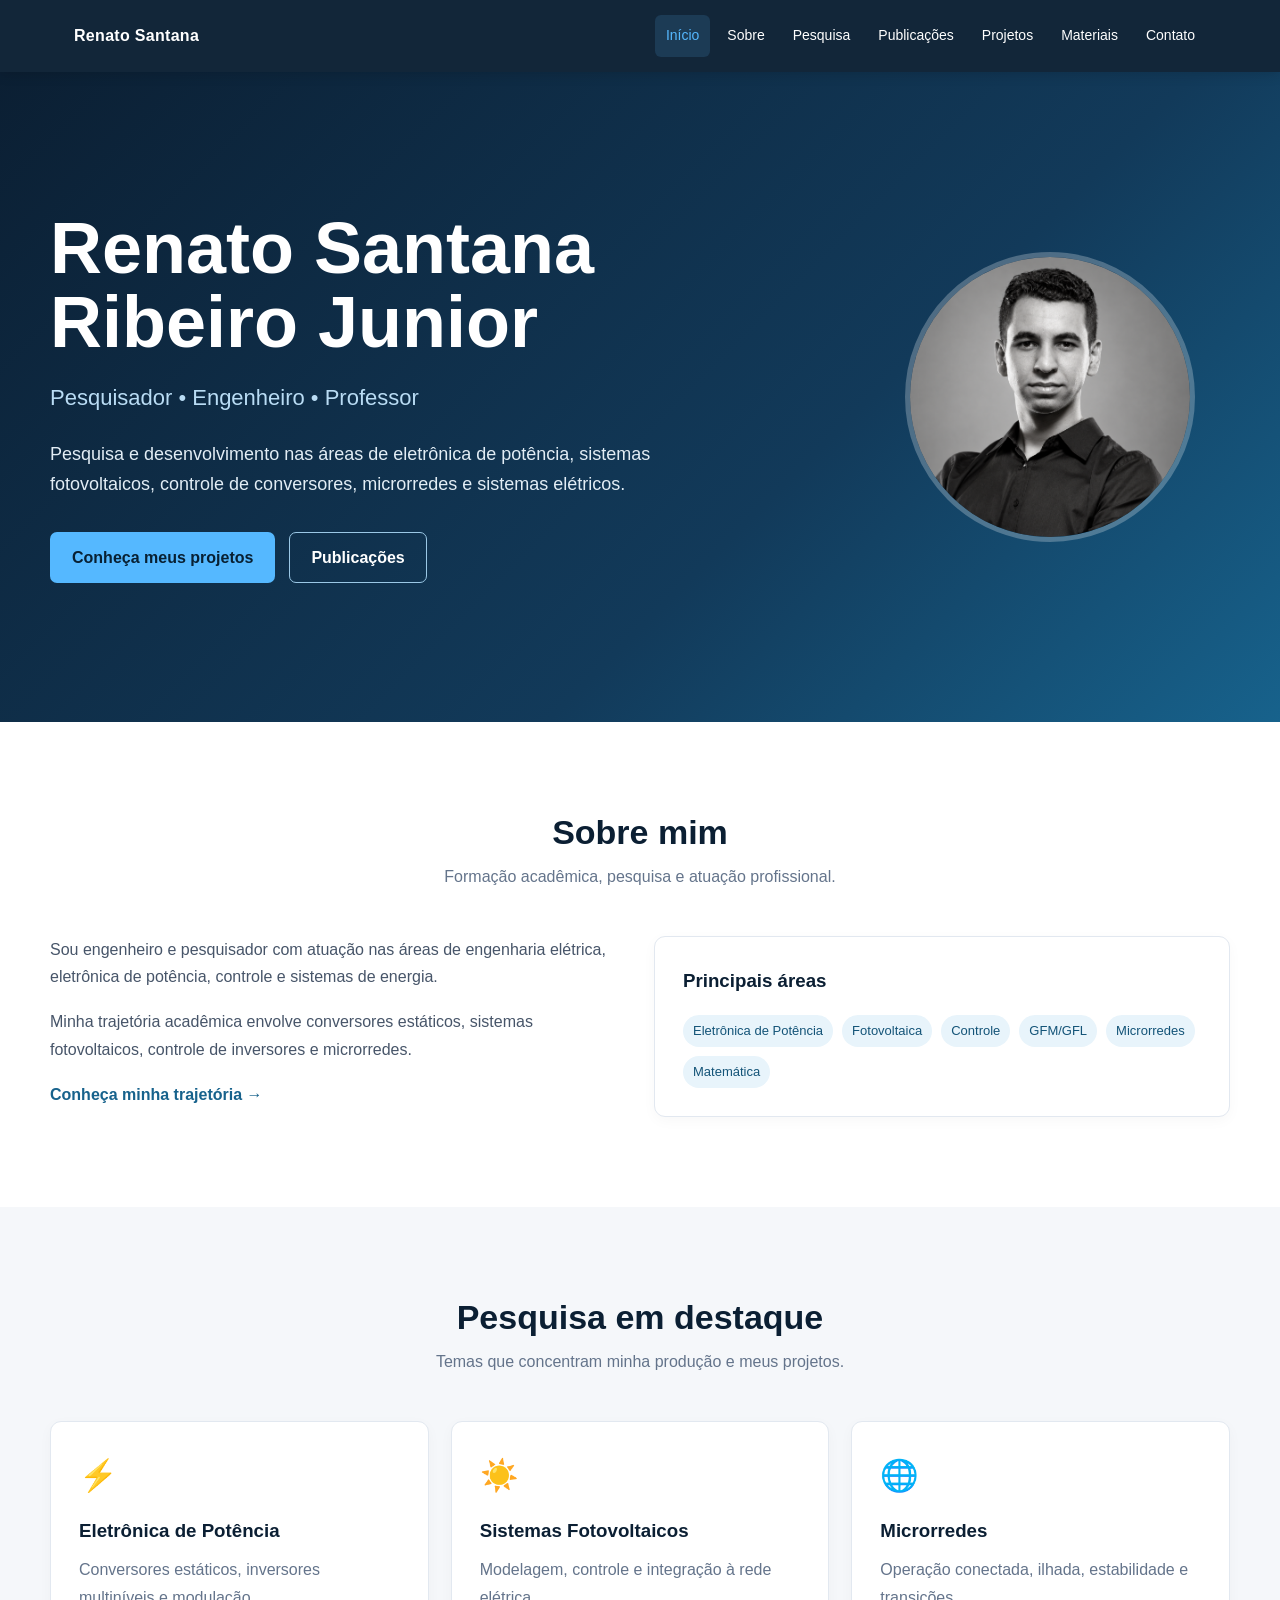
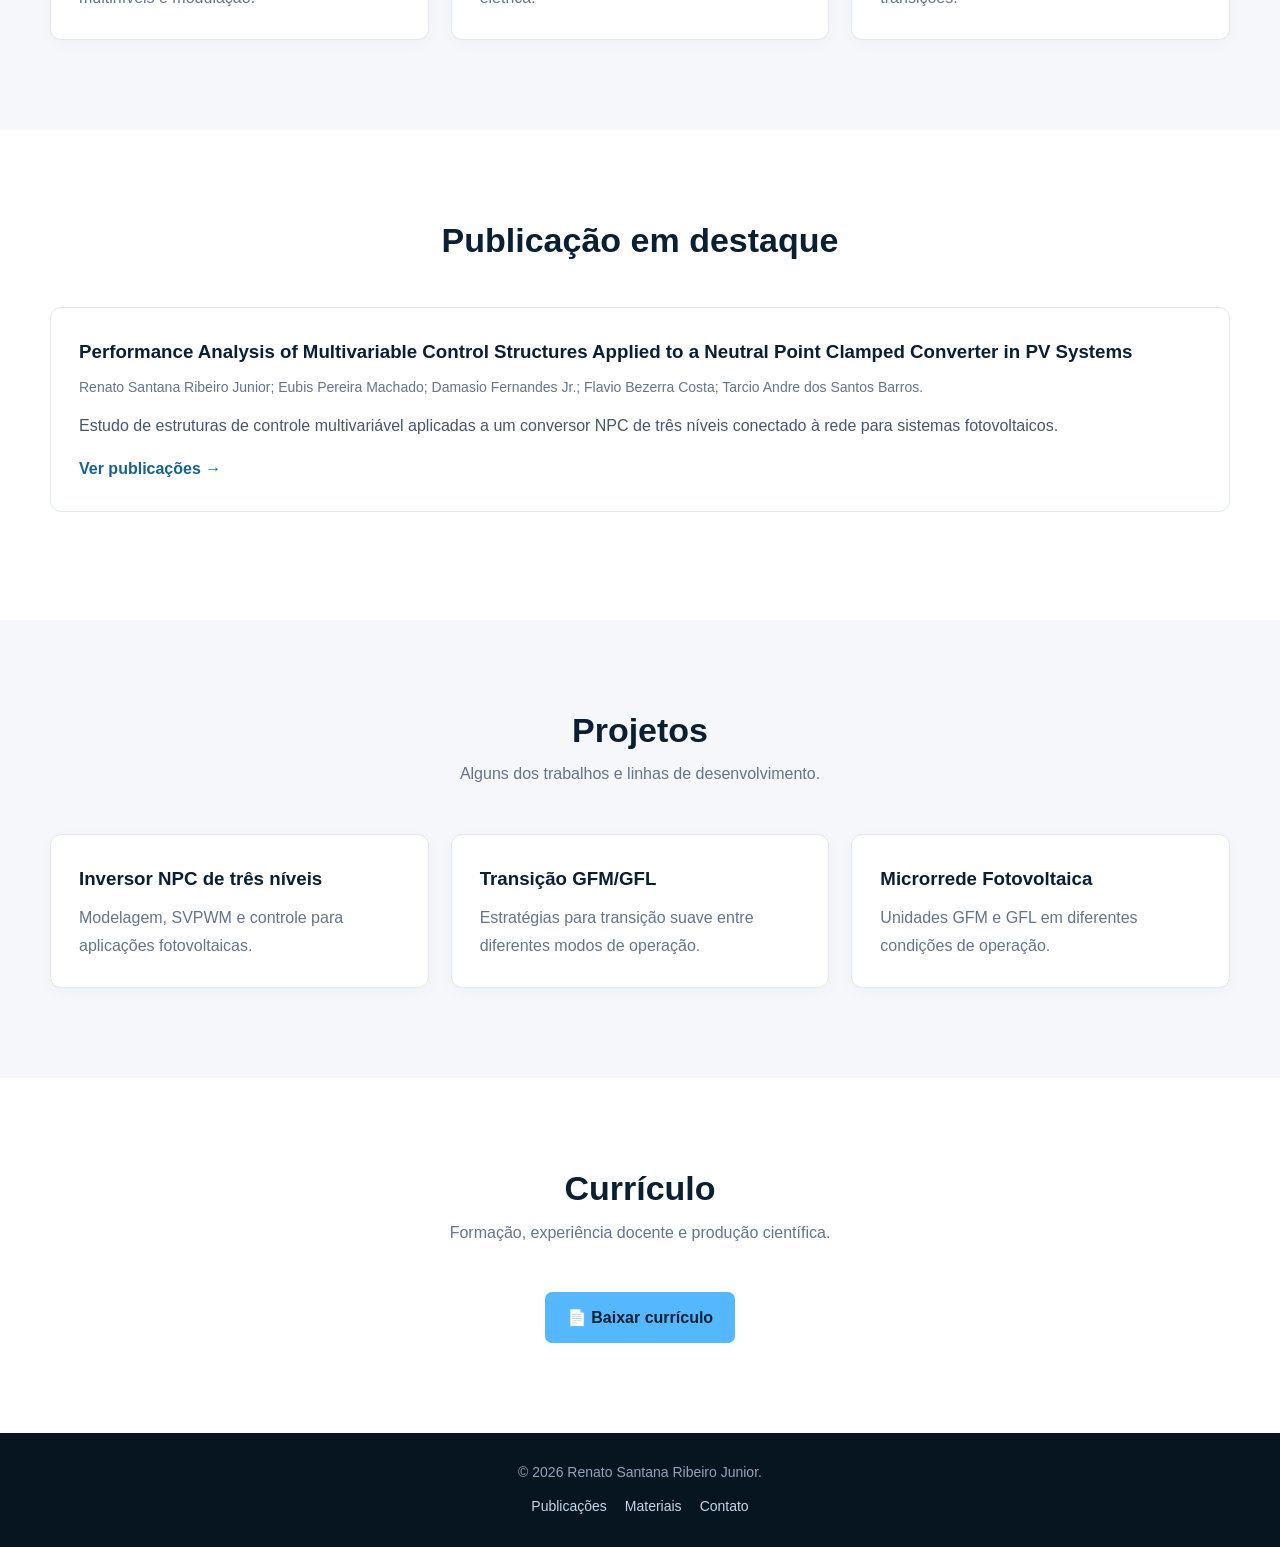
<file: index.html>
<!DOCTYPE html>
<html lang="pt-BR">
<head>
    <meta charset="UTF-8">
    <meta name="viewport" content="width=device-width, initial-scale=1.0">
    <meta name="description" content="Site pessoal e acadêmico de Renato Santana Ribeiro Junior.">
    <title>Renato Santana Ribeiro Junior</title>
    <link rel="stylesheet" href="css/style.css">
</head>
<body>

<header>
    <nav class="navbar">
        <a class="logo" href="index.html">Renato Santana</a>

        <button class="menu-toggle" aria-label="Abrir menu">☰</button>

        <ul class="nav-links">
            <li><a href="index.html">Início</a></li>
            <li><a href="sobre.html">Sobre</a></li>
            <li><a href="pesquisa.html">Pesquisa</a></li>
            <li><a href="publicacoes.html">Publicações</a></li>
            <li><a href="projetos.html">Projetos</a></li>
            <li><a href="materiais.html">Materiais</a></li>
            <li><a href="contato.html">Contato</a></li>
        </ul>
    </nav>
</header>

<section class="hero">
    <div class="hero-grid">
        <div>
            <h1>Renato Santana<br>Ribeiro Junior</h1>
            <h2>Pesquisador • Engenheiro • Professor</h2>
            <p>
                Pesquisa e desenvolvimento nas áreas de eletrônica de potência,
                sistemas fotovoltaicos, controle de conversores, microrredes
                e sistemas elétricos.
            </p>
            <div class="buttons">
                <a class="btn btn-primary" href="projetos.html">Conheça meus projetos</a>
                <a class="btn btn-outline" href="publicacoes.html">Publicações</a>
            </div>
        </div>
        <div>
           <img
        src="images/perfil.png"
        alt="Foto de Renato Santana Ribeiro Junior"
        class="profile-photo">
        </div>
    </div>
</section>

<section class="section white">
    <div class="container">
        <div class="section-heading">
            <h2>Sobre mim</h2>
            <p>Formação acadêmica, pesquisa e atuação profissional.</p>
        </div>
        <div class="grid-2">
            <div class="about-text">
                <p>
                    Sou engenheiro e pesquisador com atuação nas áreas de engenharia
                    elétrica, eletrônica de potência, controle e sistemas de energia.
                </p>
                <p>
                    Minha trajetória acadêmica envolve conversores estáticos,
                    sistemas fotovoltaicos, controle de inversores e microrredes.
                </p>
                <a class="text-link" href="sobre.html">Conheça minha trajetória →</a>
            </div>
            <div class="card">
                <h3>Principais áreas</h3>
                <div class="tag-list">
                    <span class="tag">Eletrônica de Potência</span>
                    <span class="tag">Fotovoltaica</span>
                    <span class="tag">Controle</span>
                    <span class="tag">GFM/GFL</span>
                    <span class="tag">Microrredes</span>
                    <span class="tag">Matemática</span>
                </div>
            </div>
        </div>
    </div>
</section>

<section class="section">
    <div class="container">
        <div class="section-heading">
            <h2>Pesquisa em destaque</h2>
            <p>Temas que concentram minha produção e meus projetos.</p>
        </div>
        <div class="grid-3">
            <div class="card"><div class="card-icon">⚡</div><h3>Eletrônica de Potência</h3><p>Conversores estáticos, inversores multiníveis e modulação.</p></div>
            <div class="card"><div class="card-icon">☀️</div><h3>Sistemas Fotovoltaicos</h3><p>Modelagem, controle e integração à rede elétrica.</p></div>
            <div class="card"><div class="card-icon">🌐</div><h3>Microrredes</h3><p>Operação conectada, ilhada, estabilidade e transições.</p></div>
        </div>
    </div>
</section>

<section class="section white">
    <div class="container">
        <div class="section-heading">
            <h2>Publicação em destaque</h2>
        </div>
        <div class="publication">
            <h3>Performance Analysis of Multivariable Control Structures Applied to a Neutral Point Clamped Converter in PV Systems</h3>
            <p class="authors">Renato Santana Ribeiro Junior; Eubis Pereira Machado; Damasio Fernandes Jr.; Flavio Bezerra Costa; Tarcio Andre dos Santos Barros.</p>
            <p>
                Estudo de estruturas de controle multivariável aplicadas a um conversor
                NPC de três níveis conectado à rede para sistemas fotovoltaicos.
            </p>
            <div class="links">
                <a class="text-link" href="publicacoes.html">Ver publicações →</a>
            </div>
        </div>
    </div>
</section>

<section class="section">
    <div class="container">
        <div class="section-heading">
            <h2>Projetos</h2>
            <p>Alguns dos trabalhos e linhas de desenvolvimento.</p>
        </div>
        <div class="grid-3">
            <div class="card"><h3>Inversor NPC de três níveis</h3><p>Modelagem, SVPWM e controle para aplicações fotovoltaicas.</p></div>
            <div class="card"><h3>Transição GFM/GFL</h3><p>Estratégias para transição suave entre diferentes modos de operação.</p></div>
            <div class="card"><h3>Microrrede Fotovoltaica</h3><p>Unidades GFM e GFL em diferentes condições de operação.</p></div>
        </div>
    </div>
</section>

<section class="section white">
    <div class="container">
        <div class="section-heading">
            <h2>Currículo</h2>
            <p>Formação, experiência docente e produção científica.</p>
        </div>
        <div style="text-align:center;">
            <a class="btn btn-primary" href="arquivos/curriculo.pdf">📄 Baixar currículo</a>
        </div>
    </div>
</section>

<footer>
    <div>© <span data-year></span> Renato Santana Ribeiro Junior.</div>
    <div class="footer-links">
        <a href="publicacoes.html">Publicações</a>
        <a href="materiais.html">Materiais</a>
        <a href="contato.html">Contato</a>
    </div>
</footer>

<script src="js/script.js"></script>
</body>
</html>
</file>
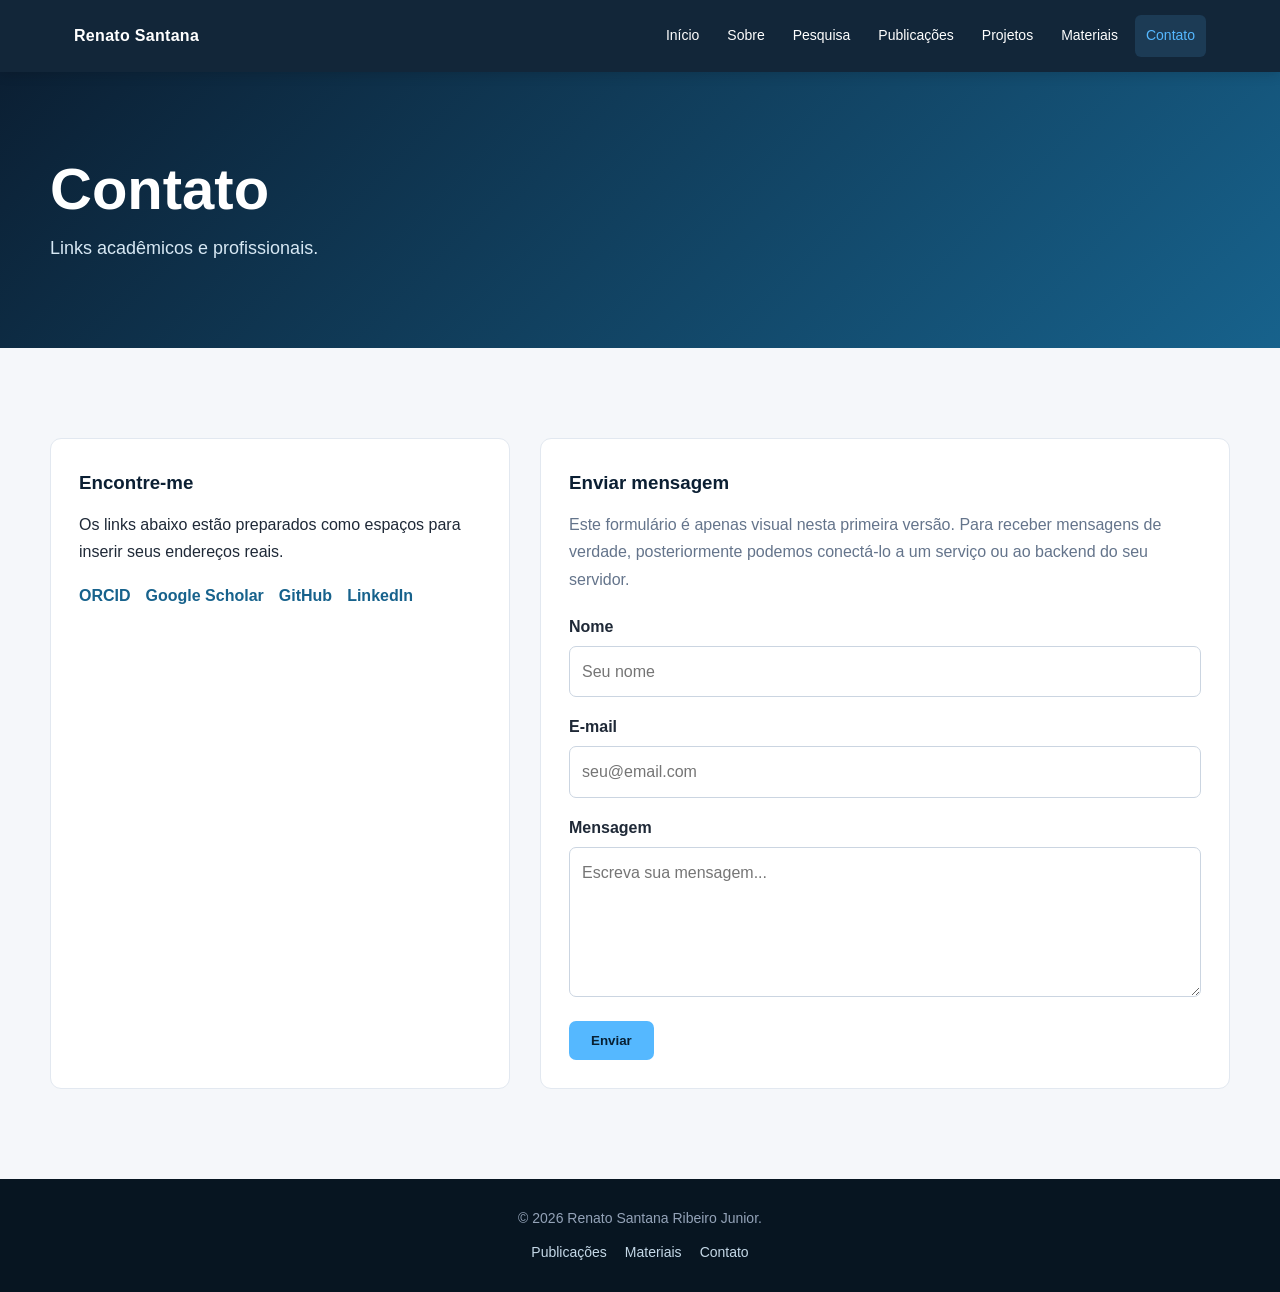
<file: contato.html>
<!DOCTYPE html>
<html lang="pt-BR">
<head>
    <meta charset="UTF-8">
    <meta name="viewport" content="width=device-width, initial-scale=1.0">
    <meta name="description" content="Site pessoal e acadêmico de Renato Santana Ribeiro Junior.">
    <title>Contato | Renato Santana Ribeiro Junior</title>
    <link rel="stylesheet" href="css/style.css">
</head>
<body>

<header>
    <nav class="navbar">
        <a class="logo" href="index.html">Renato Santana</a>

        <button class="menu-toggle" aria-label="Abrir menu">☰</button>

        <ul class="nav-links">
            <li><a href="index.html">Início</a></li>
            <li><a href="sobre.html">Sobre</a></li>
            <li><a href="pesquisa.html">Pesquisa</a></li>
            <li><a href="publicacoes.html">Publicações</a></li>
            <li><a href="projetos.html">Projetos</a></li>
            <li><a href="materiais.html">Materiais</a></li>
            <li><a href="contato.html">Contato</a></li>
        </ul>
    </nav>
</header>


<section class="page-hero">
    <div class="container">
        <h1>Contato</h1>
        <p>Links acadêmicos e profissionais.</p>
    </div>
</section>

<section class="section">
    <div class="container">
        <div class="contact-grid">
            <div class="contact-box">
                <h3>Encontre-me</h3>
                <p>
                    Os links abaixo estão preparados como espaços para inserir
                    seus endereços reais.
                </p>
                <div class="links">
                    <a class="text-link" href="#" target="_blank">ORCID</a>
                    <a class="text-link" href="#" target="_blank">Google Scholar</a>
                    <a class="text-link" href="#" target="_blank">GitHub</a>
                    <a class="text-link" href="#" target="_blank">LinkedIn</a>
                </div>
            </div>

            <div class="contact-box">
                <h3>Enviar mensagem</h3>
                <p style="color:var(--muted); margin-bottom:20px;">
                    Este formulário é apenas visual nesta primeira versão.
                    Para receber mensagens de verdade, posteriormente podemos
                    conectá-lo a um serviço ou ao backend do seu servidor.
                </p>

                <form onsubmit="event.preventDefault(); alert('Formulário de demonstração.');">
                    <div class="form-group">
                        <label for="nome">Nome</label>
                        <input id="nome" type="text" placeholder="Seu nome">
                    </div>
                    <div class="form-group">
                        <label for="email">E-mail</label>
                        <input id="email" type="email" placeholder="seu@email.com">
                    </div>
                    <div class="form-group">
                        <label for="mensagem">Mensagem</label>
                        <textarea id="mensagem" placeholder="Escreva sua mensagem..."></textarea>
                    </div>
                    <button class="btn btn-primary" type="submit">Enviar</button>
                </form>
            </div>
        </div>
    </div>
</section>


<footer>
    <div>© <span data-year></span> Renato Santana Ribeiro Junior.</div>
    <div class="footer-links">
        <a href="publicacoes.html">Publicações</a>
        <a href="materiais.html">Materiais</a>
        <a href="contato.html">Contato</a>
    </div>
</footer>

<script src="js/script.js"></script>
</body>
</html>
</file>
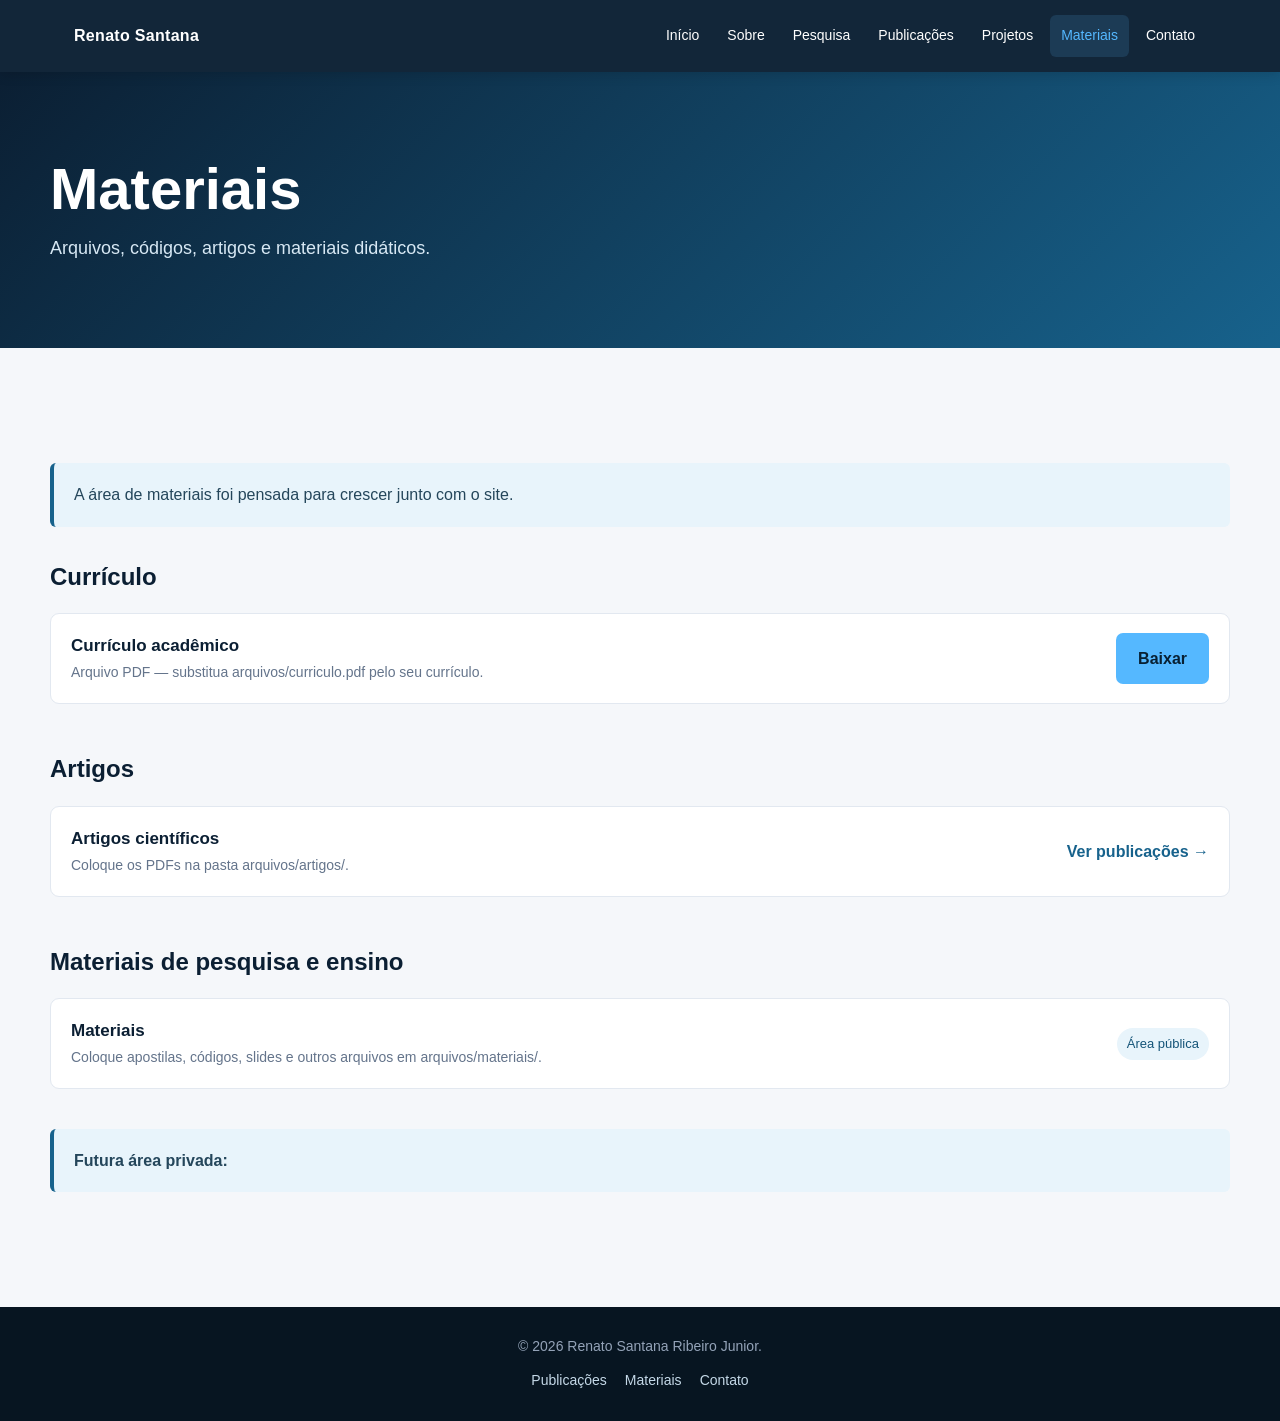
<file: materiais.html>
<!DOCTYPE html>
<html lang="pt-BR">
<head>
    <meta charset="UTF-8">
    <meta name="viewport" content="width=device-width, initial-scale=1.0">
    <meta name="description" content="Site pessoal e acadêmico de Renato Santana Ribeiro Junior.">
    <title>Materiais | Renato Santana Ribeiro Junior</title>
    <link rel="stylesheet" href="css/style.css">
</head>
<body>

<header>
    <nav class="navbar">
        <a class="logo" href="index.html">Renato Santana</a>

        <button class="menu-toggle" aria-label="Abrir menu">☰</button>

        <ul class="nav-links">
            <li><a href="index.html">Início</a></li>
            <li><a href="sobre.html">Sobre</a></li>
            <li><a href="pesquisa.html">Pesquisa</a></li>
            <li><a href="publicacoes.html">Publicações</a></li>
            <li><a href="projetos.html">Projetos</a></li>
            <li><a href="materiais.html">Materiais</a></li>
            <li><a href="contato.html">Contato</a></li>
        </ul>
    </nav>
</header>


<section class="page-hero">
    <div class="container">
        <h1>Materiais</h1>
        <p>Arquivos, códigos, artigos e materiais didáticos.</p>
    </div>
</section>

<section class="section">
    <div class="container">
        <div class="callout">
            A área de materiais foi pensada para crescer junto com o site.
        </div>

        <h2 style="color:var(--navy); margin: 30px 0 16px;">Currículo</h2>
        <div class="download-list">
            <div class="download-item">
                <div>
                    <h3>Currículo acadêmico</h3>
                    <p>Arquivo PDF — substitua arquivos/curriculo.pdf pelo seu currículo.</p>
                </div>
                <a class="btn btn-primary" href="arquivos/curriculo.pdf">Baixar</a>
            </div>
        </div>

        <h2 style="color:var(--navy); margin: 45px 0 16px;">Artigos</h2>
        <div class="download-list">
            <div class="download-item">
                <div>
                    <h3>Artigos científicos</h3>
                    <p>Coloque os PDFs na pasta arquivos/artigos/.</p>
                </div>
                <a class="text-link" href="publicacoes.html">Ver publicações →</a>
            </div>
        </div>

        <h2 style="color:var(--navy); margin: 45px 0 16px;">Materiais de pesquisa e ensino</h2>
        <div class="download-list">
            <div class="download-item">
                <div>
                    <h3>Materiais</h3>
                    <p>Coloque apostilas, códigos, slides e outros arquivos em arquivos/materiais/.</p>
                </div>
                <span class="tag">Área pública</span>
            </div>
        </div>

        <div class="callout" style="margin-top:40px;">
            <strong>Futura área privada:</strong> 
        </div>
    </div>
</section>


<footer>
    <div>© <span data-year></span> Renato Santana Ribeiro Junior.</div>
    <div class="footer-links">
        <a href="publicacoes.html">Publicações</a>
        <a href="materiais.html">Materiais</a>
        <a href="contato.html">Contato</a>
    </div>
</footer>

<script src="js/script.js"></script>
</body>
</html>
</file>
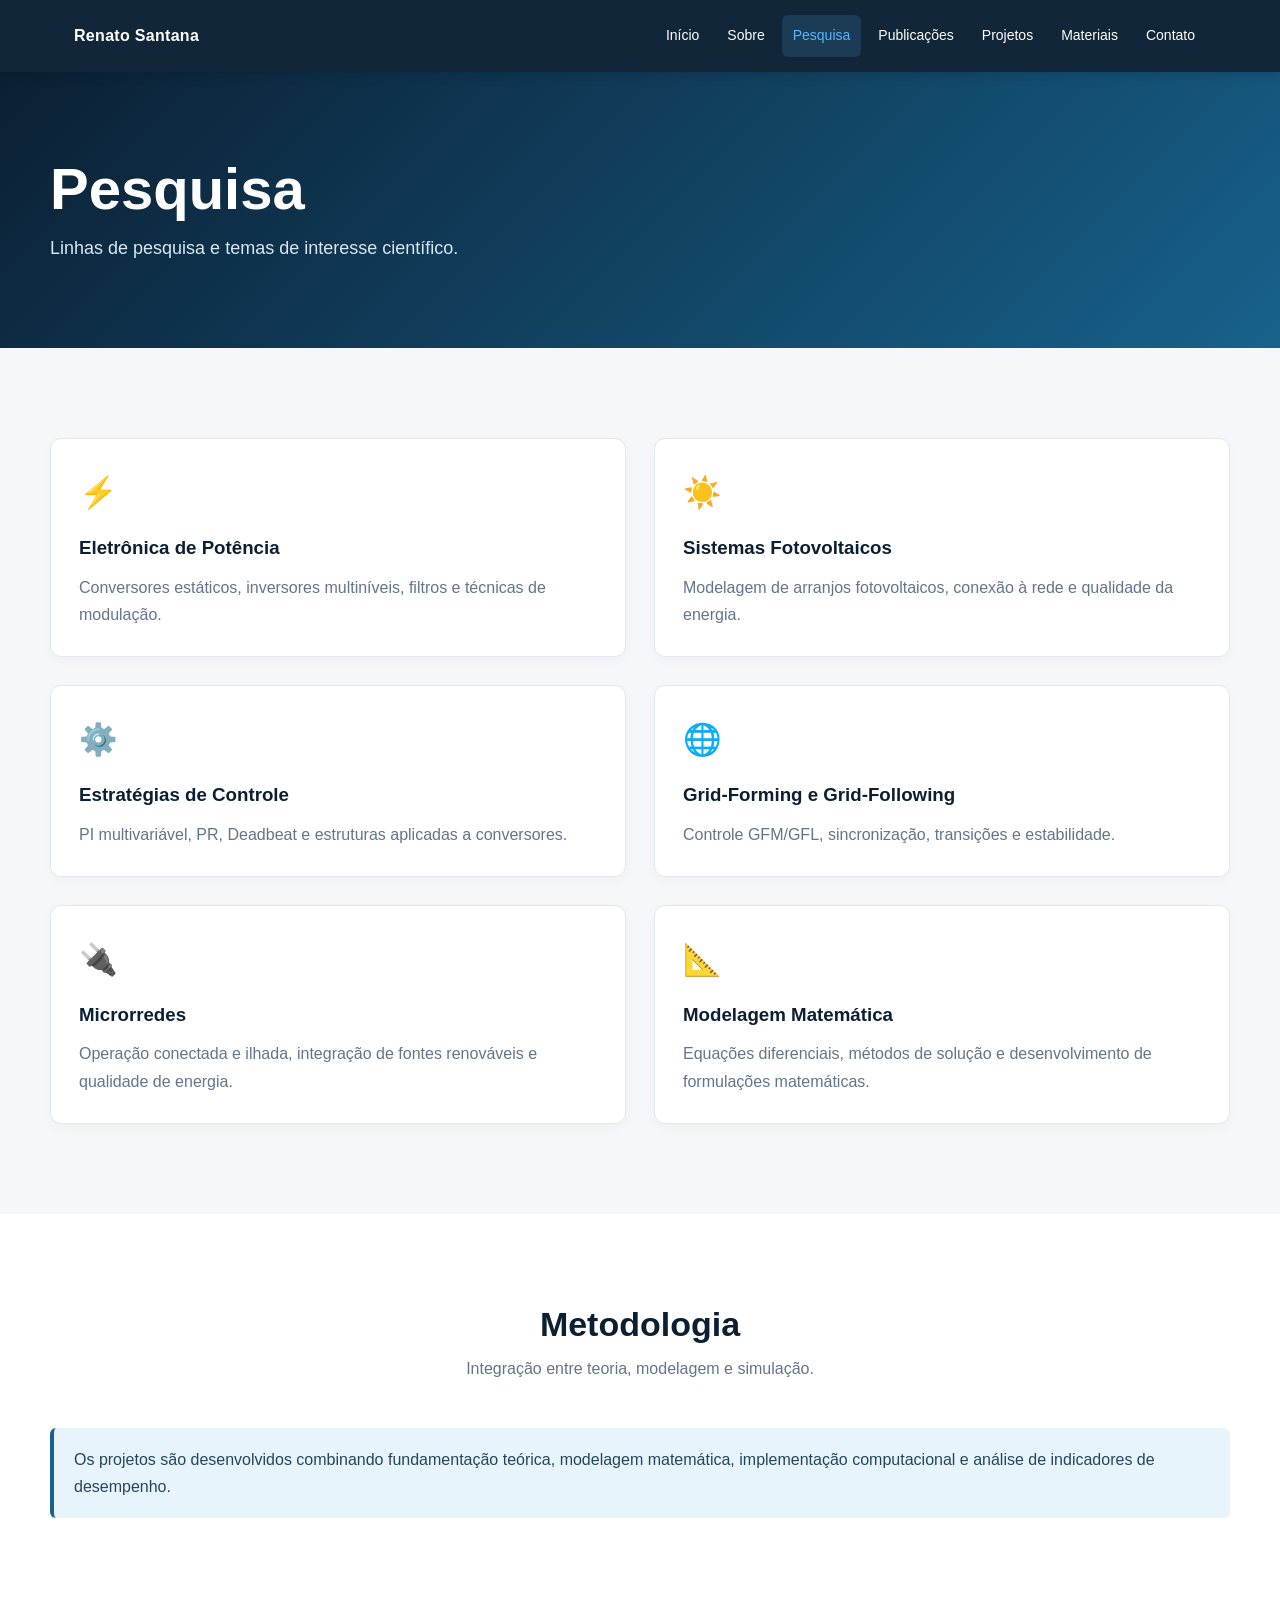
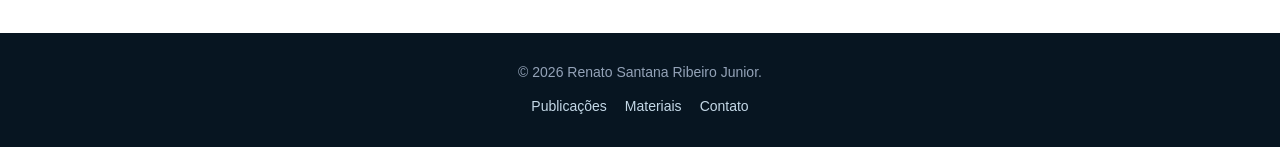
<file: pesquisa.html>
<!DOCTYPE html>
<html lang="pt-BR">
<head>
    <meta charset="UTF-8">
    <meta name="viewport" content="width=device-width, initial-scale=1.0">
    <meta name="description" content="Site pessoal e acadêmico de Renato Santana Ribeiro Junior.">
    <title>Pesquisa | Renato Santana Ribeiro Junior</title>
    <link rel="stylesheet" href="css/style.css">
</head>
<body>

<header>
    <nav class="navbar">
        <a class="logo" href="index.html">Renato Santana</a>

        <button class="menu-toggle" aria-label="Abrir menu">☰</button>

        <ul class="nav-links">
            <li><a href="index.html">Início</a></li>
            <li><a href="sobre.html">Sobre</a></li>
            <li><a href="pesquisa.html">Pesquisa</a></li>
            <li><a href="publicacoes.html">Publicações</a></li>
            <li><a href="projetos.html">Projetos</a></li>
            <li><a href="materiais.html">Materiais</a></li>
            <li><a href="contato.html">Contato</a></li>
        </ul>
    </nav>
</header>


<section class="page-hero">
    <div class="container">
        <h1>Pesquisa</h1>
        <p>Linhas de pesquisa e temas de interesse científico.</p>
    </div>
</section>

<section class="section">
    <div class="container">
        <div class="grid-2">
            <div class="card">
                <div class="card-icon">⚡</div>
                <h3>Eletrônica de Potência</h3>
                <p>Conversores estáticos, inversores multiníveis, filtros e técnicas de modulação.</p>
            </div>
            <div class="card">
                <div class="card-icon">☀️</div>
                <h3>Sistemas Fotovoltaicos</h3>
                <p>Modelagem de arranjos fotovoltaicos, conexão à rede e qualidade da energia.</p>
            </div>
            <div class="card">
                <div class="card-icon">⚙️</div>
                <h3>Estratégias de Controle</h3>
                <p>PI multivariável, PR, Deadbeat e estruturas aplicadas a conversores.</p>
            </div>
            <div class="card">
                <div class="card-icon">🌐</div>
                <h3>Grid-Forming e Grid-Following</h3>
                <p>Controle GFM/GFL, sincronização, transições e estabilidade.</p>
            </div>
            <div class="card">
                <div class="card-icon">🔌</div>
                <h3>Microrredes</h3>
                <p>Operação conectada e ilhada, integração de fontes renováveis e qualidade de energia.</p>
            </div>
            <div class="card">
                <div class="card-icon">📐</div>
                <h3>Modelagem Matemática</h3>
                <p>Equações diferenciais, métodos de solução e desenvolvimento de formulações matemáticas.</p>
            </div>
        </div>
    </div>
</section>

<section class="section white">
    <div class="container">
        <div class="section-heading">
            <h2>Metodologia</h2>
            <p>Integração entre teoria, modelagem e simulação.</p>
        </div>
        <div class="callout">
            Os projetos são desenvolvidos combinando fundamentação teórica,
            modelagem matemática, implementação computacional e análise de
            indicadores de desempenho.
        </div>
    </div>
</section>


<footer>
    <div>© <span data-year></span> Renato Santana Ribeiro Junior.</div>
    <div class="footer-links">
        <a href="publicacoes.html">Publicações</a>
        <a href="materiais.html">Materiais</a>
        <a href="contato.html">Contato</a>
    </div>
</footer>

<script src="js/script.js"></script>
</body>
</html>
</file>
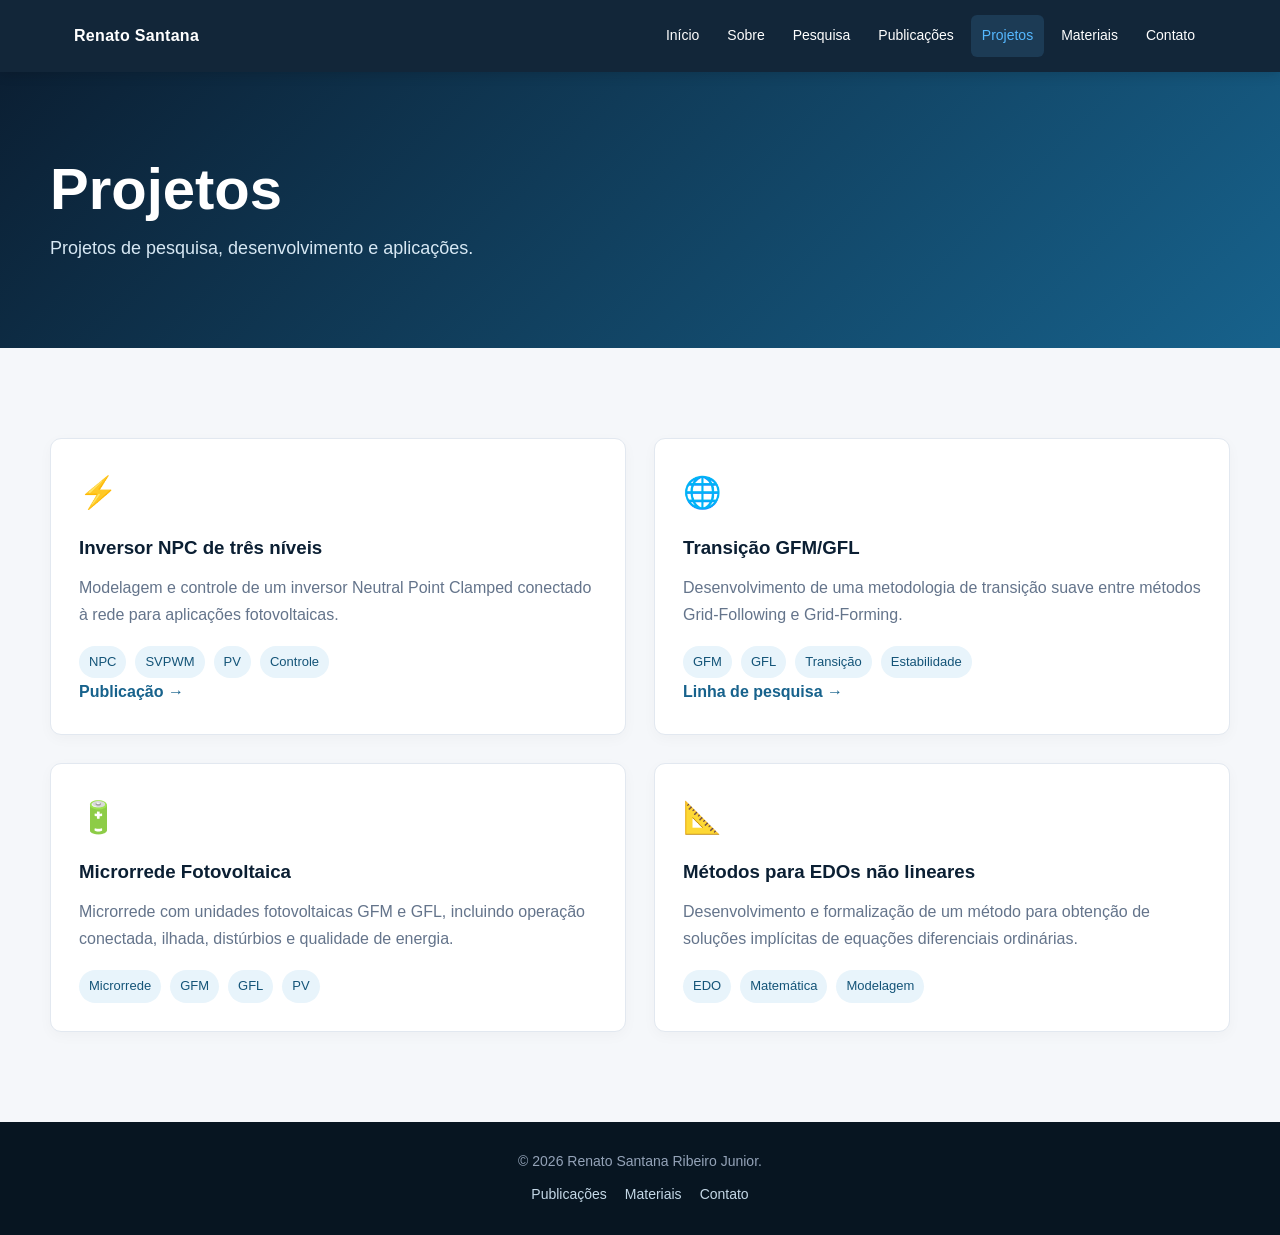
<file: projetos.html>
<!DOCTYPE html>
<html lang="pt-BR">
<head>
    <meta charset="UTF-8">
    <meta name="viewport" content="width=device-width, initial-scale=1.0">
    <meta name="description" content="Site pessoal e acadêmico de Renato Santana Ribeiro Junior.">
    <title>Projetos | Renato Santana Ribeiro Junior</title>
    <link rel="stylesheet" href="css/style.css">
</head>
<body>

<header>
    <nav class="navbar">
        <a class="logo" href="index.html">Renato Santana</a>

        <button class="menu-toggle" aria-label="Abrir menu">☰</button>

        <ul class="nav-links">
            <li><a href="index.html">Início</a></li>
            <li><a href="sobre.html">Sobre</a></li>
            <li><a href="pesquisa.html">Pesquisa</a></li>
            <li><a href="publicacoes.html">Publicações</a></li>
            <li><a href="projetos.html">Projetos</a></li>
            <li><a href="materiais.html">Materiais</a></li>
            <li><a href="contato.html">Contato</a></li>
        </ul>
    </nav>
</header>


<section class="page-hero">
    <div class="container">
        <h1>Projetos</h1>
        <p>Projetos de pesquisa, desenvolvimento e aplicações.</p>
    </div>
</section>

<section class="section">
    <div class="container">
        <div class="grid-2">
            <article class="card project-card">
                <div>
                    <div class="card-icon">⚡</div>
                    <h3>Inversor NPC de três níveis</h3>
                    <p>
                        Modelagem e controle de um inversor Neutral Point Clamped
                        conectado à rede para aplicações fotovoltaicas.
                    </p>
                    <div class="tag-list">
                        <span class="tag">NPC</span><span class="tag">SVPWM</span>
                        <span class="tag">PV</span><span class="tag">Controle</span>
                    </div>
                </div>
                <div class="links">
                    <a class="text-link" href="publicacoes.html">Publicação →</a>
                </div>
            </article>

            <article class="card project-card">
                <div>
                    <div class="card-icon">🌐</div>
                    <h3>Transição GFM/GFL</h3>
                    <p>
                        Desenvolvimento de uma metodologia de transição suave entre
                        métodos Grid-Following e Grid-Forming.
                    </p>
                    <div class="tag-list">
                        <span class="tag">GFM</span><span class="tag">GFL</span>
                        <span class="tag">Transição</span><span class="tag">Estabilidade</span>
                    </div>
                </div>
                <div class="links">
                    <a class="text-link" href="pesquisa.html">Linha de pesquisa →</a>
                </div>
            </article>

            <article class="card project-card">
                <div>
                    <div class="card-icon">🔋</div>
                    <h3>Microrrede Fotovoltaica</h3>
                    <p>
                        Microrrede com unidades fotovoltaicas GFM e GFL, incluindo
                        operação conectada, ilhada, distúrbios e qualidade de energia.
                    </p>
                    <div class="tag-list">
                        <span class="tag">Microrrede</span><span class="tag">GFM</span>
                        <span class="tag">GFL</span><span class="tag">PV</span>
                    </div>
                </div>
            </article>

            <article class="card project-card">
                <div>
                    <div class="card-icon">📐</div>
                    <h3>Métodos para EDOs não lineares</h3>
                    <p>
                        Desenvolvimento e formalização de um método para obtenção de
                        soluções implícitas de equações diferenciais ordinárias.
                    </p>
                    <div class="tag-list">
                        <span class="tag">EDO</span><span class="tag">Matemática</span>
                        <span class="tag">Modelagem</span>
                    </div>
                </div>
            </article>
        </div>
    </div>
</section>


<footer>
    <div>© <span data-year></span> Renato Santana Ribeiro Junior.</div>
    <div class="footer-links">
        <a href="publicacoes.html">Publicações</a>
        <a href="materiais.html">Materiais</a>
        <a href="contato.html">Contato</a>
    </div>
</footer>

<script src="js/script.js"></script>
</body>
</html>
</file>
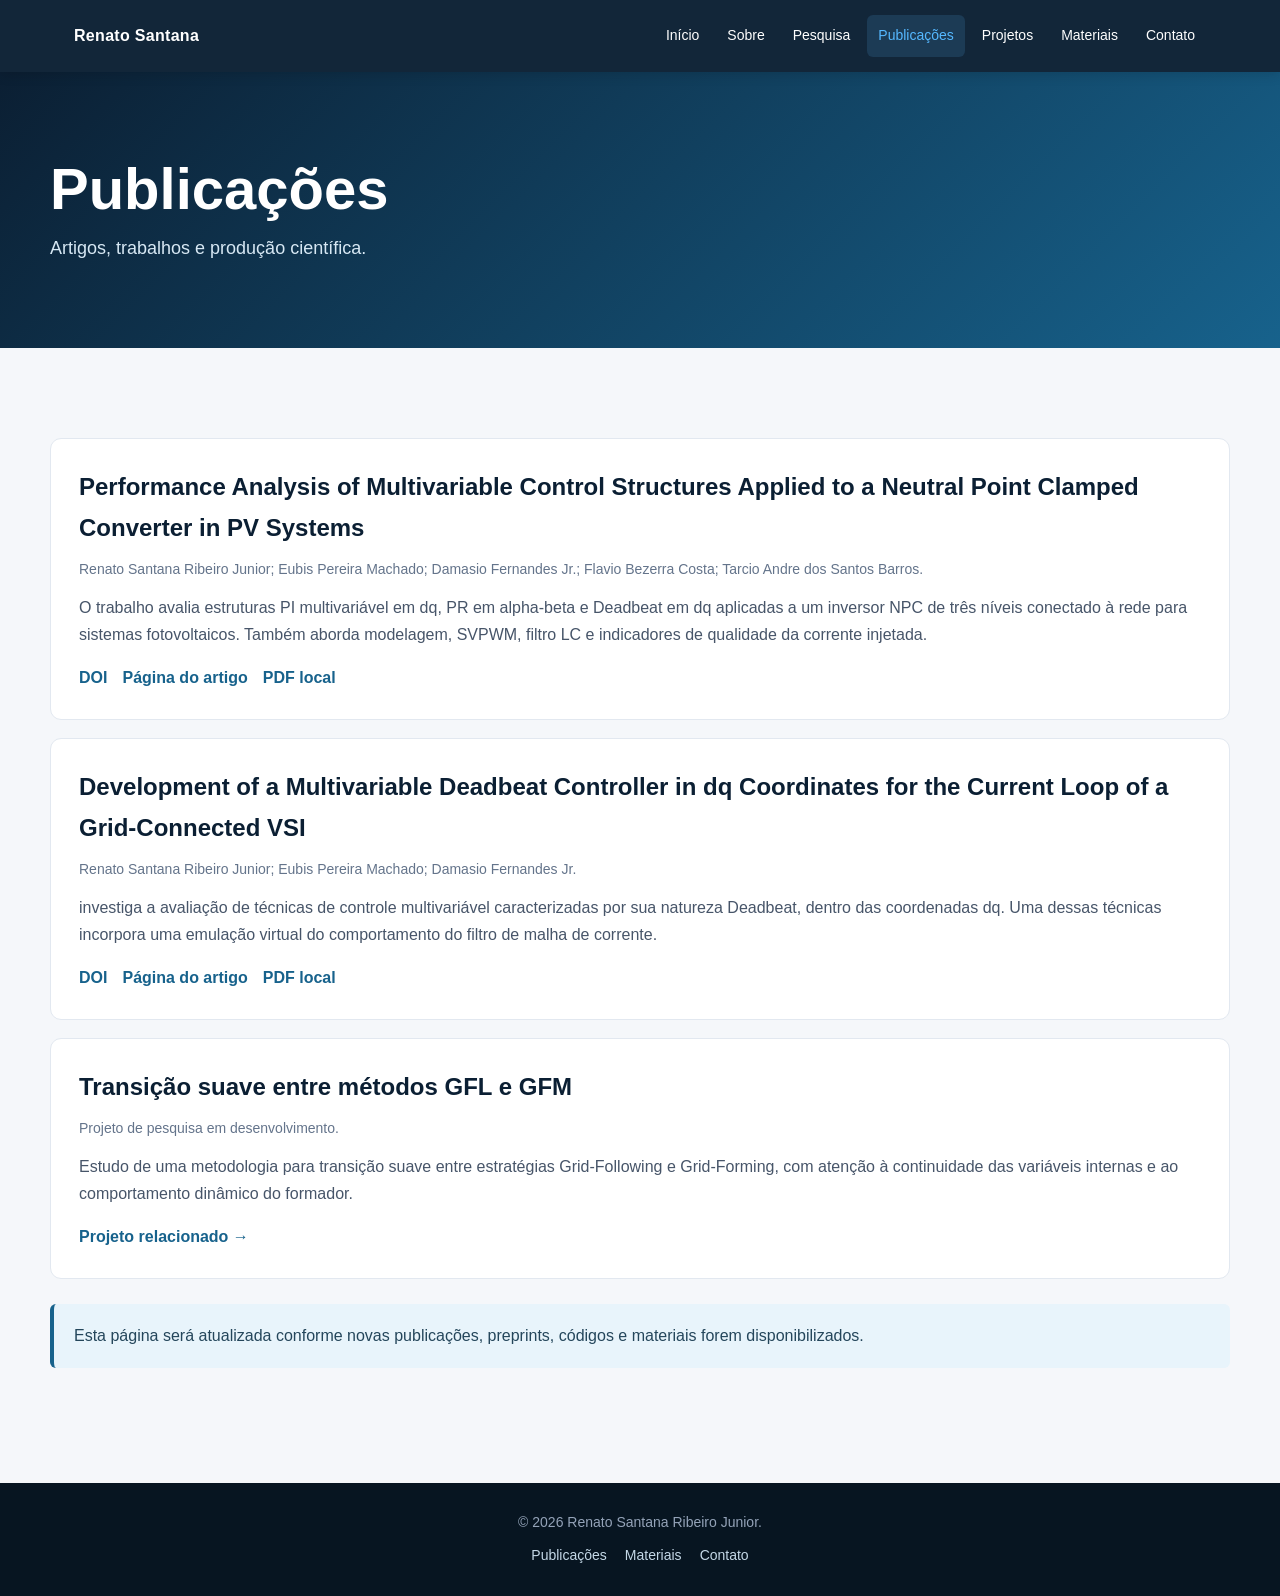
<file: publicacoes.html>
<!DOCTYPE html>
<html lang="pt-BR">
<head>
    <meta charset="UTF-8">
    <meta name="viewport" content="width=device-width, initial-scale=1.0">
    <meta name="description" content="Site pessoal e acadêmico de Renato Santana Ribeiro Junior.">
    <title>Publicações | Renato Santana Ribeiro Junior</title>
    <link rel="stylesheet" href="css/style.css">
</head>
<body>

<header>
    <nav class="navbar">
        <a class="logo" href="index.html">Renato Santana</a>

        <button class="menu-toggle" aria-label="Abrir menu">☰</button>

        <ul class="nav-links">
            <li><a href="index.html">Início</a></li>
            <li><a href="sobre.html">Sobre</a></li>
            <li><a href="pesquisa.html">Pesquisa</a></li>
            <li><a href="publicacoes.html">Publicações</a></li>
            <li><a href="projetos.html">Projetos</a></li>
            <li><a href="materiais.html">Materiais</a></li>
            <li><a href="contato.html">Contato</a></li>
        </ul>
    </nav>
</header>


<section class="page-hero">
    <div class="container">
        <h1>Publicações</h1>
        <p>Artigos, trabalhos e produção científica.</p>
    </div>
</section>

<section class="section">
    <div class="container">
        <article class="publication">
            <h2>Performance Analysis of Multivariable Control Structures Applied to a Neutral Point Clamped Converter in PV Systems</h2>
            <p class="authors">Renato Santana Ribeiro Junior; Eubis Pereira Machado; Damasio Fernandes Jr.; Flavio Bezerra Costa; Tarcio Andre dos Santos Barros.</p>
            <p>
                O trabalho avalia estruturas PI multivariável em dq, PR em alpha-beta
                e Deadbeat em dq aplicadas a um inversor NPC de três níveis conectado
                à rede para sistemas fotovoltaicos. Também aborda modelagem, SVPWM,
                filtro LC e indicadores de qualidade da corrente injetada.
            </p>
            <div class="links">
                <!-- Substitua # pelo DOI/link real quando estiver disponível. -->
                <a class="text-link" href="https://doi.org/10.3390/en18164394" target="_blank">DOI</a>
                <a class="text-link" href="https://www.mdpi.com/1996-1073/18/16/4394" target="_blank">Página do artigo</a>
                <a class="text-link" href="arquivos/artigos/artigo-npc.pdf">PDF local</a>
            </div>
        </article>
        
        <article class="publication">
            <h2>Development of a Multivariable Deadbeat Controller in dq Coordinates for the Current Loop of a Grid-Connected VSI</h2>
            <p class="authors">Renato Santana Ribeiro Junior; Eubis Pereira Machado; Damasio Fernandes Jr.</p>
            <p>
                investiga a avaliação de técnicas de controle multivariável caracterizadas por sua natureza Deadbeat, 
                dentro das coordenadas dq. Uma dessas técnicas incorpora uma emulação virtual do comportamento do filtro de malha de corrente.
            </p>
            <div class="links">
                <!-- Substitua # pelo DOI/link real quando estiver disponível. -->
                <a class="text-link" href="https://doi.org/10.1007/s40313-024-01090-0" target="_blank">DOI</a>
                <a class="text-link" href="https://link.springer.com/article/10.1007/s40313-024-01090-0#citeas" target="_blank">Página do artigo</a>
                <a class="text-link" href="arquivos/artigos/artigo-npc.pdf">PDF local</a>
            </div>
        </article>

        <article class="publication">
            <h2>Transição suave entre métodos GFL e GFM</h2>
            <p class="authors">Projeto de pesquisa em desenvolvimento.</p>
            <p>
                Estudo de uma metodologia para transição suave entre estratégias
                Grid-Following e Grid-Forming, com atenção à continuidade das
                variáveis internas e ao comportamento dinâmico do formador.
            </p>
            <div class="links">
                <a class="text-link" href="projetos.html">Projeto relacionado →</a>
            </div>
        </article>

        <div class="callout">
            Esta página será atualizada conforme novas publicações, preprints,
            códigos e materiais forem disponibilizados.
        </div>
    </div>
</section>


<footer>
    <div>© <span data-year></span> Renato Santana Ribeiro Junior.</div>
    <div class="footer-links">
        <a href="publicacoes.html">Publicações</a>
        <a href="materiais.html">Materiais</a>
        <a href="contato.html">Contato</a>
    </div>
</footer>

<script src="js/script.js"></script>
</body>
</html>
</file>
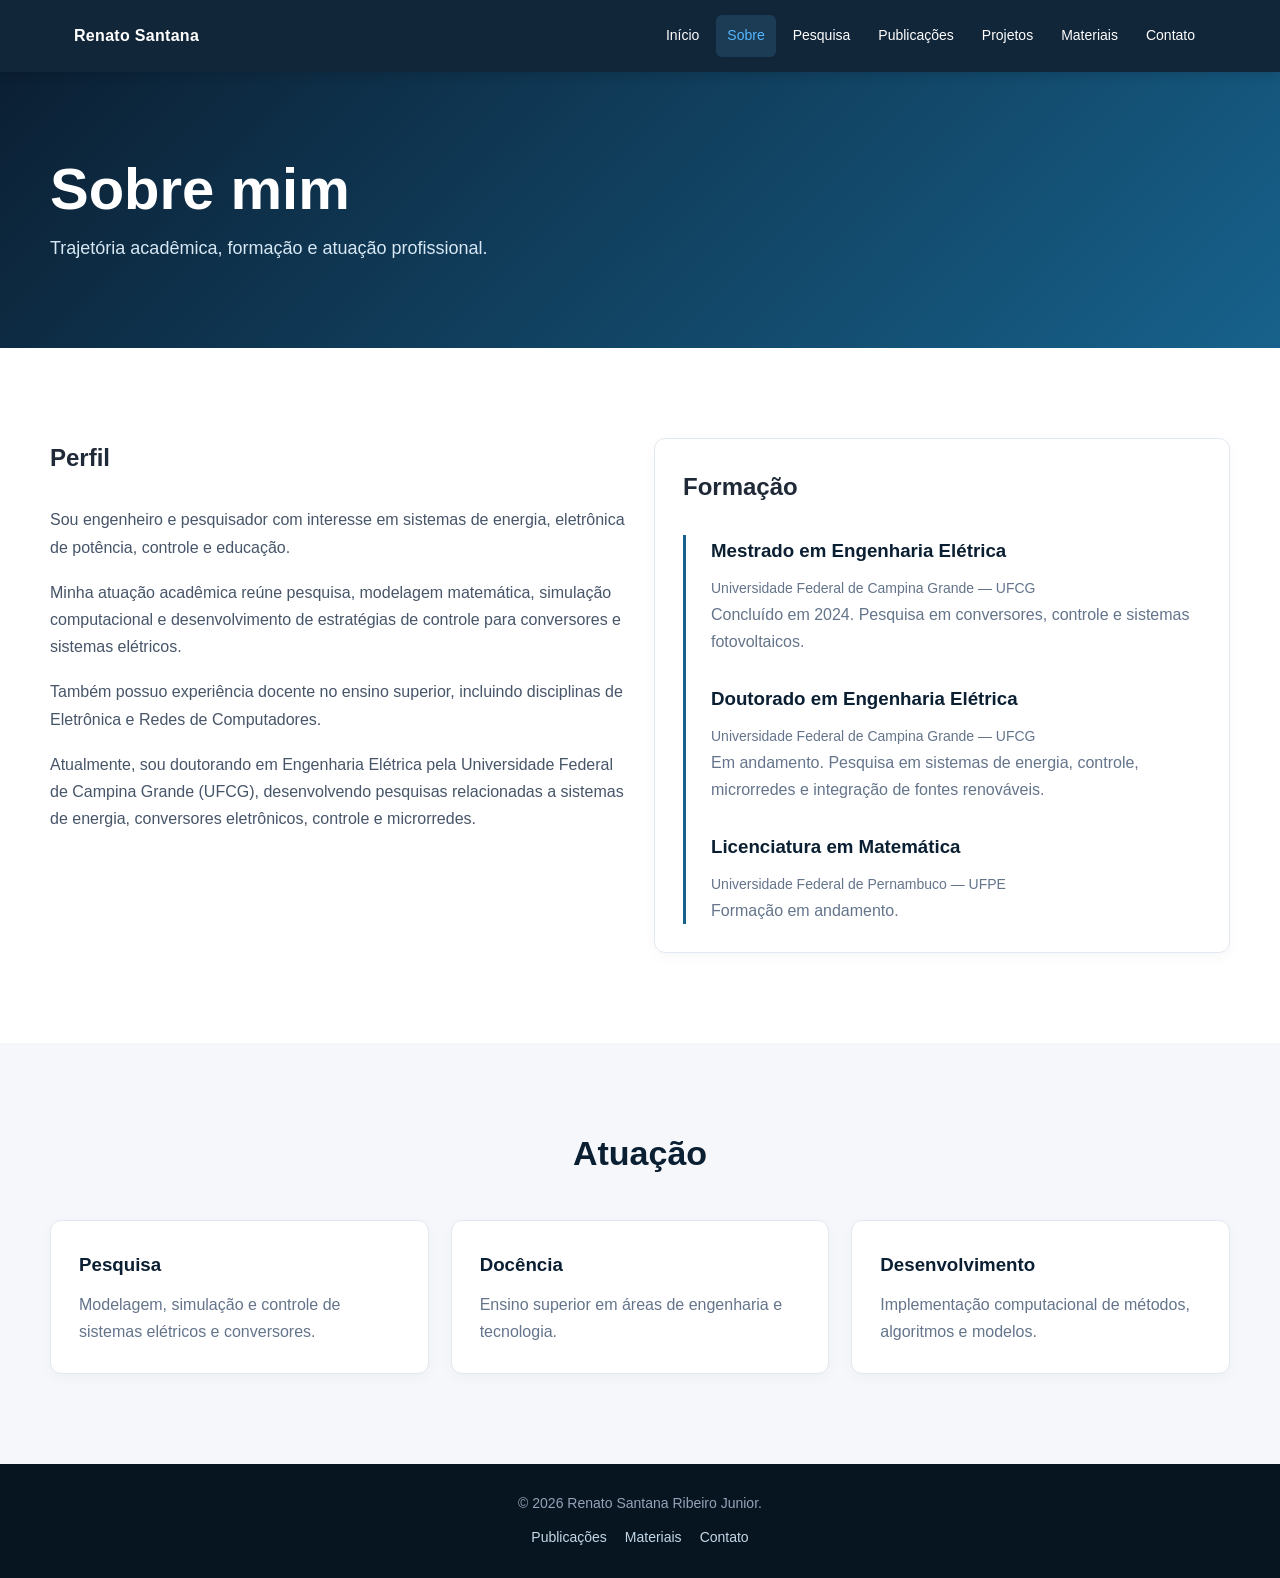
<file: sobre.html>
<!DOCTYPE html>
<html lang="pt-BR">
<head>
    <meta charset="UTF-8">
    <meta name="viewport" content="width=device-width, initial-scale=1.0">
    <meta name="description" content="Site pessoal e acadêmico de Renato Santana Ribeiro Junior.">
    <title>Sobre | Renato Santana Ribeiro Junior</title>
    <link rel="stylesheet" href="css/style.css">
</head>
<body>

<header>
    <nav class="navbar">
        <a class="logo" href="index.html">Renato Santana</a>

        <button class="menu-toggle" aria-label="Abrir menu">☰</button>

        <ul class="nav-links">
            <li><a href="index.html">Início</a></li>
            <li><a href="sobre.html">Sobre</a></li>
            <li><a href="pesquisa.html">Pesquisa</a></li>
            <li><a href="publicacoes.html">Publicações</a></li>
            <li><a href="projetos.html">Projetos</a></li>
            <li><a href="materiais.html">Materiais</a></li>
            <li><a href="contato.html">Contato</a></li>
        </ul>
    </nav>
</header>


<section class="page-hero">
    <div class="container">
        <h1>Sobre mim</h1>
        <p>Trajetória acadêmica, formação e atuação profissional.</p>
    </div>
</section>

<section class="section white">
    <div class="container">
        <div class="grid-2">
            <div class="about-text">
                <h2>Perfil</h2>
                <br>
                <p>
                    Sou engenheiro e pesquisador com interesse em sistemas de energia,
                    eletrônica de potência, controle e educação.
                </p>
                <p>
                    Minha atuação acadêmica reúne pesquisa, modelagem matemática,
                    simulação computacional e desenvolvimento de estratégias de
                    controle para conversores e sistemas elétricos.
                </p>
                <p>
                    Também possuo experiência docente no ensino superior, incluindo
                    disciplinas de Eletrônica e Redes de Computadores.
                </p>
                <p>
                    Atualmente, sou doutorando em Engenharia Elétrica pela Universidade
                    Federal de Campina Grande (UFCG), desenvolvendo pesquisas relacionadas
                    a sistemas de energia, conversores eletrônicos, controle e microrredes.
                </p>
            </div>
            <div class="card">
                <h2>Formação</h2>
                <br>
                <div class="timeline">
                    <div class="timeline-item">
                        <h3>Mestrado em Engenharia Elétrica</h3>
                        <div class="meta">Universidade Federal de Campina Grande — UFCG</div>
                        <p>Concluído em 2024. Pesquisa em conversores, controle e sistemas fotovoltaicos.</p>
                    </div>
                    <div class="timeline-item">
                        <h3>Doutorado em Engenharia Elétrica</h3>
                        <div class="meta">Universidade Federal de Campina Grande — UFCG</div>
                        <p>Em andamento. Pesquisa em sistemas de energia, controle, microrredes e integração de fontes renováveis.</p>
                    </div>
                    <div class="timeline-item">
                        <h3>Licenciatura em Matemática</h3>
                        <div class="meta">Universidade Federal de Pernambuco — UFPE</div>
                        <p>Formação em andamento.</p>
                    </div>
                </div>
            </div>
        </div>
    </div>
</section>

<section class="section">
    <div class="container">
        <div class="section-heading">
            <h2>Atuação</h2>
        </div>
        <div class="grid-3">
            <div class="card"><h3>Pesquisa</h3><p>Modelagem, simulação e controle de sistemas elétricos e conversores.</p></div>
            <div class="card"><h3>Docência</h3><p>Ensino superior em áreas de engenharia e tecnologia.</p></div>
            <div class="card"><h3>Desenvolvimento</h3><p>Implementação computacional de métodos, algoritmos e modelos.</p></div>
        </div>
    </div>
</section>


<footer>
    <div>© <span data-year></span> Renato Santana Ribeiro Junior.</div>
    <div class="footer-links">
        <a href="publicacoes.html">Publicações</a>
        <a href="materiais.html">Materiais</a>
        <a href="contato.html">Contato</a>
    </div>
</footer>

<script src="js/script.js"></script>
</body>
</html>
</file>
<file: css/style.css>
:root {
    --navy: #0b1f33;
    --blue: #17628c;
    --accent: #55b8ff;
    --light: #f5f7fa;
    --white: #ffffff;
    --text: #1f2937;
    --muted: #64748b;
    --border: #e2e8f0;
    --shadow: 0 12px 30px rgba(15, 23, 42, 0.08);
}

* { margin: 0; padding: 0; box-sizing: border-box; }

html { scroll-behavior: smooth; }

body {
    font-family: "Segoe UI", Arial, sans-serif;
    background: var(--light);
    color: var(--text);
    line-height: 1.7;
}

a { color: inherit; }

header {
    position: sticky;
    top: 0;
    z-index: 1000;
    background: rgba(11, 31, 51, 0.97);
    color: var(--white);
    box-shadow: 0 2px 12px rgba(0,0,0,.15);
}

.navbar {
    max-width: 1180px;
    margin: auto;
    min-height: 72px;
    padding: 0 24px;
    display: flex;
    align-items: center;
    justify-content: space-between;
    gap: 20px;
}

.logo {
    text-decoration: none;
    font-weight: 750;
    letter-spacing: .3px;
    white-space: nowrap;
}

.nav-links {
    list-style: none;
    display: flex;
    align-items: center;
    gap: 6px;
}

.nav-links a {
    display: block;
    padding: 9px 11px;
    text-decoration: none;
    font-size: 14px;
    border-radius: 6px;
    transition: .25s;
}

.nav-links a:hover,
.nav-links a.active {
    background: rgba(85,184,255,.14);
    color: var(--accent);
}

.menu-toggle {
    display: none;
    border: 0;
    background: transparent;
    color: white;
    font-size: 27px;
    cursor: pointer;
}

.hero {
    background: linear-gradient(135deg, var(--navy), #123a5a 62%, #17628c);
    color: white;
    min-height: 650px;
    display: flex;
    align-items: center;
    padding: 90px 24px;
}

.hero-grid {
    max-width: 1180px;
    width: 100%;
    margin: auto;
    display: grid;
    grid-template-columns: 1.35fr .65fr;
    gap: 70px;
    align-items: center;
}

.hero h1 {
    font-size: clamp(42px, 6vw, 72px);
    line-height: 1.03;
    margin-bottom: 20px;
}

.hero h2 {
    font-size: 22px;
    font-weight: 400;
    color: #b9dcf4;
    margin-bottom: 22px;
}

.hero p {
    max-width: 700px;
    font-size: 18px;
    color: #e2edf5;
}

.profile-photo {
    width: 290px;
    height: 290px;
    margin: auto;
    border-radius: 50%;
    border: 5px solid rgba(255,255,255,.25);
    object-fit: cover;
    display: block;
}

.profile-placeholder {
    width: 290px;
    height: 290px;
    margin: auto;
    border-radius: 50%;
    border: 5px solid rgba(255,255,255,.25);
    background: radial-gradient(circle, #386b8d, #102d45);
    display: flex;
    align-items: center;
    justify-content: center;
    font-size: 72px;
    color: rgba(255,255,255,.8);
}

.buttons {
    display: flex;
    gap: 14px;
    flex-wrap: wrap;
    margin-top: 32px;
}

.btn {
    display: inline-block;
    padding: 11px 21px;
    border-radius: 7px;
    text-decoration: none;
    font-weight: 650;
    border: 1px solid transparent;
    transition: .25s;
}

.btn-primary { background: var(--accent); color: #082033; }
.btn-primary:hover { background: white; }
.btn-outline { border-color: #9bc8e6; color: white; }
.btn-outline:hover { background: rgba(255,255,255,.1); }

.section {
    padding: 90px 24px;
}

.section.white { background: white; }

.container {
    max-width: 1180px;
    margin: auto;
}

.section-heading {
    text-align: center;
    margin-bottom: 46px;
}

.section-heading h1,
.section-heading h2 {
    color: var(--navy);
    line-height: 1.2;
    margin-bottom: 10px;
}

.section-heading h1 { font-size: 42px; }
.section-heading h2 { font-size: 34px; }
.section-heading p { color: var(--muted); }

.page-hero {
    background: linear-gradient(135deg, var(--navy), #17628c);
    color: white;
    padding: 85px 24px;
}

.page-hero .container { max-width: 1180px; }
.page-hero h1 { font-size: clamp(38px, 5vw, 58px); line-height: 1.1; margin-bottom: 12px; }
.page-hero p { color: #d7e8f4; max-width: 760px; font-size: 18px; }

.grid-2 {
    display: grid;
    grid-template-columns: repeat(2, 1fr);
    gap: 28px;
}

.grid-3 {
    display: grid;
    grid-template-columns: repeat(3, 1fr);
    gap: 22px;
}

.card {
    background: white;
    padding: 28px;
    border: 1px solid var(--border);
    border-radius: 11px;
    box-shadow: 0 4px 14px rgba(15,23,42,.03);
    transition: .25s;
}

.card:hover {
    transform: translateY(-4px);
    box-shadow: var(--shadow);
}

.card h3 { color: var(--navy); margin-bottom: 10px; }
.card p { color: var(--muted); }
.card-icon { font-size: 31px; margin-bottom: 12px; }

.about-text p { margin-bottom: 18px; color: #475569; }

.timeline {
    border-left: 3px solid var(--blue);
    padding-left: 25px;
}

.timeline-item { margin-bottom: 28px; }
.timeline-item:last-child { margin-bottom: 0; }
.timeline-item h3 { color: var(--navy); }
.timeline-item .meta { color: var(--muted); font-size: 14px; }

.tag-list {
    display: flex;
    flex-wrap: wrap;
    gap: 9px;
    margin-top: 18px;
}

.tag {
    background: #e8f4fb;
    color: #145478;
    padding: 5px 10px;
    border-radius: 999px;
    font-size: 13px;
}

.publication {
    background: white;
    border: 1px solid var(--border);
    border-radius: 11px;
    padding: 28px;
    margin-bottom: 18px;
}

.publication h2,
.publication h3 { color: var(--navy); margin-bottom: 9px; }
.publication .authors { color: var(--muted); font-size: 14px; margin-bottom: 12px; }
.publication p { color: #475569; }

.links {
    display: flex;
    gap: 15px;
    flex-wrap: wrap;
    margin-top: 16px;
}

.text-link {
    color: var(--blue);
    font-weight: 650;
    text-decoration: none;
}

.text-link:hover { text-decoration: underline; }

.project-card {
    min-height: 230px;
    display: flex;
    flex-direction: column;
}

.project-card .links { margin-top: auto; }

.download-list {
    display: grid;
    gap: 12px;
}

.download-item {
    background: white;
    border: 1px solid var(--border);
    border-radius: 9px;
    padding: 18px 20px;
    display: flex;
    justify-content: space-between;
    gap: 20px;
    align-items: center;
}

.download-item h3 { color: var(--navy); font-size: 17px; }
.download-item p { color: var(--muted); font-size: 14px; }

.contact-grid {
    display: grid;
    grid-template-columns: .8fr 1.2fr;
    gap: 30px;
}

.contact-box {
    background: white;
    border: 1px solid var(--border);
    border-radius: 11px;
    padding: 28px;
}

.contact-box h3 { color: var(--navy); margin-bottom: 12px; }

.form-group { margin-bottom: 16px; }
.form-group label { display: block; font-weight: 600; margin-bottom: 6px; }
.form-group input,
.form-group textarea {
    width: 100%;
    padding: 11px 12px;
    border: 1px solid #cbd5e1;
    border-radius: 7px;
    font: inherit;
}

.form-group textarea { min-height: 150px; resize: vertical; }

.callout {
    background: #e8f4fb;
    border-left: 4px solid var(--blue);
    padding: 18px 20px;
    border-radius: 6px;
    color: #24465b;
    margin: 25px 0;
}

footer {
    background: #071521;
    color: #94a3b8;
    text-align: center;
    padding: 28px 24px;
    font-size: 14px;
}

.footer-links {
    display: flex;
    justify-content: center;
    gap: 18px;
    flex-wrap: wrap;
    margin-top: 10px;
}

.footer-links a {
    color: #c4d8e7;
    text-decoration: none;
}

@media (max-width: 900px) {
    .menu-toggle { display: block; }

    .nav-links {
        display: none;
        position: absolute;
        top: 72px;
        left: 0;
        width: 100%;
        background: var(--navy);
        flex-direction: column;
        align-items: stretch;
        padding: 10px 20px 18px;
    }

    .nav-links.open { display: flex; }
    .nav-links a { padding: 12px; }

    .hero-grid,
    .grid-2,
    .contact-grid {
        grid-template-columns: 1fr;
    }

    .hero { text-align: center; }
    .hero p { margin: auto; }
    .buttons { justify-content: center; }

    .grid-3 { grid-template-columns: 1fr 1fr; }
}

@media (max-width: 620px) {
    .grid-3 { grid-template-columns: 1fr; }
    .profile-photo,
    .profile-placeholder { width: 220px; height: 220px; }
    .section { padding: 65px 18px; }
    .page-hero { padding: 65px 18px; }
    .download-item { flex-direction: column; align-items: flex-start; }
}
</file>
